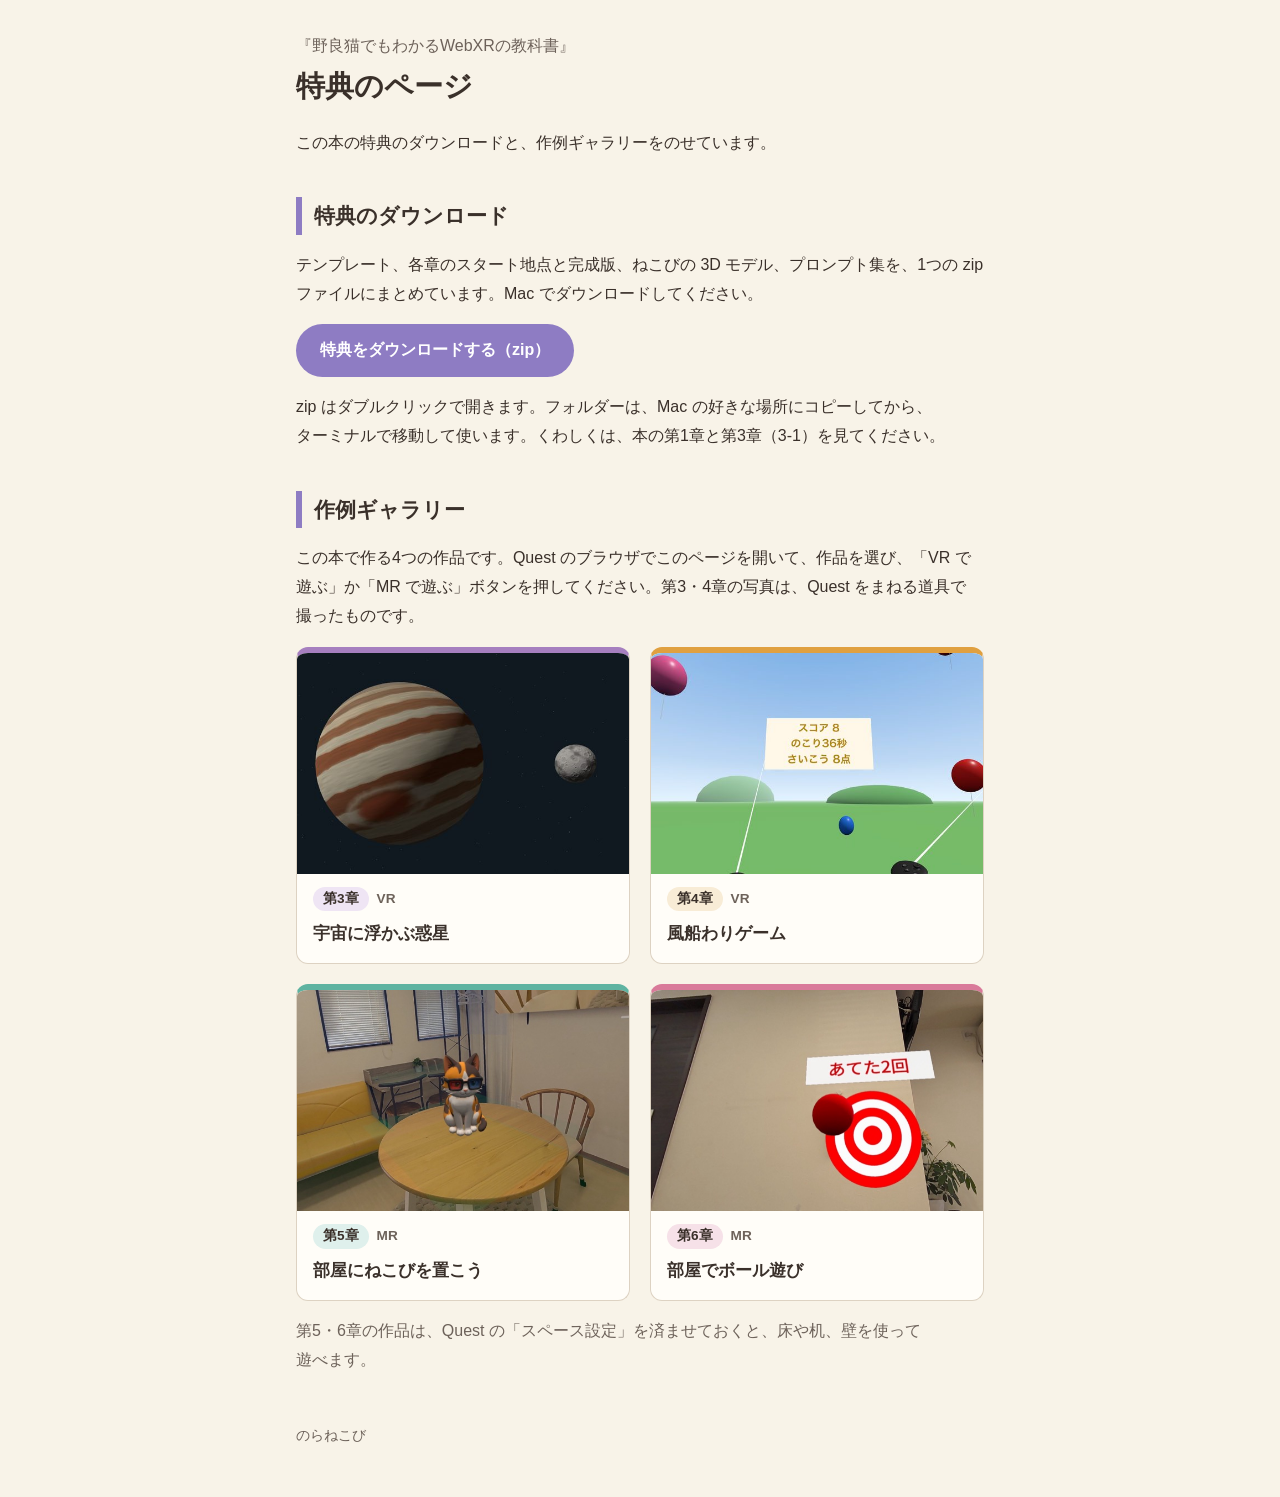
<file: index.html>
<!doctype html>
<html lang="ja">
<head>
<meta charset="utf-8">
<meta name="viewport" content="width=device-width, initial-scale=1">
<title>特典のページ｜野良猫でもわかるWebXRの教科書</title>
<meta name="description" content="『野良猫でもわかるWebXRの教科書』の特典のページ。特典のダウンロードと、作例ギャラリーをのせています。">
<!-- 本の特典のページ（https://bb999.github.io/webxr-book/）。samples/tools/make-site.sh が、作例ギャラリーと特典の zip といっしょに組んで公開する -->
<style>
  :root { --ink: #3a302a; --sub: #6d625a; --paper: #f8f3e8; --card: #fffdf8; --line: #ddd2c2; --accent: #8e7cc3; }
  * { box-sizing: border-box; }
  body { margin: 0; background: var(--paper); color: var(--ink); font-family: "Hiragino Sans", "Hiragino Kaku Gothic ProN", "BIZ UDPGothic", "Noto Sans JP", sans-serif; line-height: 1.8; word-break: auto-phrase; }
  main { max-width: 720px; margin: 0 auto; padding: 32px 16px 48px; }
  .book { margin: 0; color: var(--sub); }
  h1 { margin: 0 0 8px; font-size: 1.8rem; }
  h2 { margin: 40px 0 12px; padding-left: 12px; border-left: 6px solid var(--accent); font-size: 1.3rem; }
  .works { list-style: none; margin: 0; padding: 0; display: grid; grid-template-columns: repeat(auto-fit, minmax(260px, 1fr)); gap: 20px; }
  .works a { display: block; overflow: hidden; background: var(--card); border: 1px solid var(--line); border-top: 6px solid var(--ch); border-radius: 12px; color: inherit; text-decoration: none; }
  .works a:hover, .works a:focus-visible { border-color: var(--ch); }
  .works img { display: block; width: 100%; height: auto; aspect-ratio: 3 / 2; object-fit: cover; background: var(--pale); }
  .name { display: block; padding: 10px 16px 14px; }
  .ch { display: inline-block; padding: 0 10px; border-radius: 999px; background: var(--pale); font-size: 0.85rem; font-weight: bold; }
  .kind { margin-left: 8px; font-size: 0.85rem; font-weight: bold; color: var(--sub); }
  .works b { display: block; margin-top: 6px; font-size: 1.05rem; }
  .download { display: inline-block; padding: 12px 24px; border-radius: 999px; background: var(--accent); color: #fff; font-weight: bold; text-decoration: none; }
  .note, .empty { color: var(--sub); }
  footer { margin-top: 48px; color: var(--sub); font-size: 0.9rem; }
</style>
</head>
<body>
<main>
  <header>
    <p class="book">『野良猫でもわかるWebXRの教科書』</p>
    <h1>特典のページ</h1>
    <p>この本の特典のダウンロードと、作例ギャラリーをのせています。</p>
  </header>

  <section>
    <h2>特典のダウンロード</h2>
    <p>テンプレート、各章のスタート地点と完成版、ねこびの 3D モデル、プロンプト集を、1つの zip ファイルにまとめています。Mac でダウンロードしてください。</p>
    <p><a class="download" href="webxr-book-bonus.zip" download>特典をダウンロードする（zip）</a></p>
    <p>zip はダブルクリックで開きます。フォルダーは、Mac の好きな場所にコピーしてから、ターミナルで移動して使います。くわしくは、本の第1章と第3章（3-1）を見てください。</p>
  </section>

  <section>
    <h2>作例ギャラリー</h2>
    <p>この本で作る4つの作品です。Quest のブラウザでこのページを開いて、作品を選び、「VR で遊ぶ」か「MR で遊ぶ」ボタンを押してください。第3・4章の写真は、Quest をまねる道具で撮ったものです。</p>
    <ul class="works">
      <li><a href="ch03/" style="--ch: #a67fbf; --pale: #efe5f4"><img src="img/ch03.jpg" alt="惑星と月が、暗い宇宙に浮かんでいる" loading="lazy"><span class="name"><span class="ch">第3章</span><span class="kind">VR</span><b>宇宙に浮かぶ惑星</b></span></a></li>
      <li><a href="ch04/" style="--ch: #e0a040; --pale: #f8ecd6"><img src="img/ch04.jpg" alt="青い空と原っぱに、風船が浮かんでいる" loading="lazy"><span class="name"><span class="ch">第4章</span><span class="kind">VR</span><b>風船わりゲーム</b></span></a></li>
      <li><a href="ch05/" style="--ch: #5fb3a1; --pale: #dff0ec"><img src="img/ch05.jpg" alt="部屋の机の上に座る、3D のねこび" loading="lazy"><span class="name"><span class="ch">第5章</span><span class="kind">MR</span><b>部屋にねこびを置こう</b></span></a></li>
      <li><a href="ch06/" style="--ch: #d97a9a; --pale: #f6e1e8"><img src="img/ch06.jpg" alt="壁に的があり、手前に赤いボールがある" loading="lazy"><span class="name"><span class="ch">第6章</span><span class="kind">MR</span><b>部屋でボール遊び</b></span></a></li>
    </ul>
    <p class="note">第5・6章の作品は、Quest の「スペース設定」を済ませておくと、床や机、壁を使って遊べます。</p>
  </section>

  <footer>のらねこび</footer>
</main>
</body>
</html>
</file>
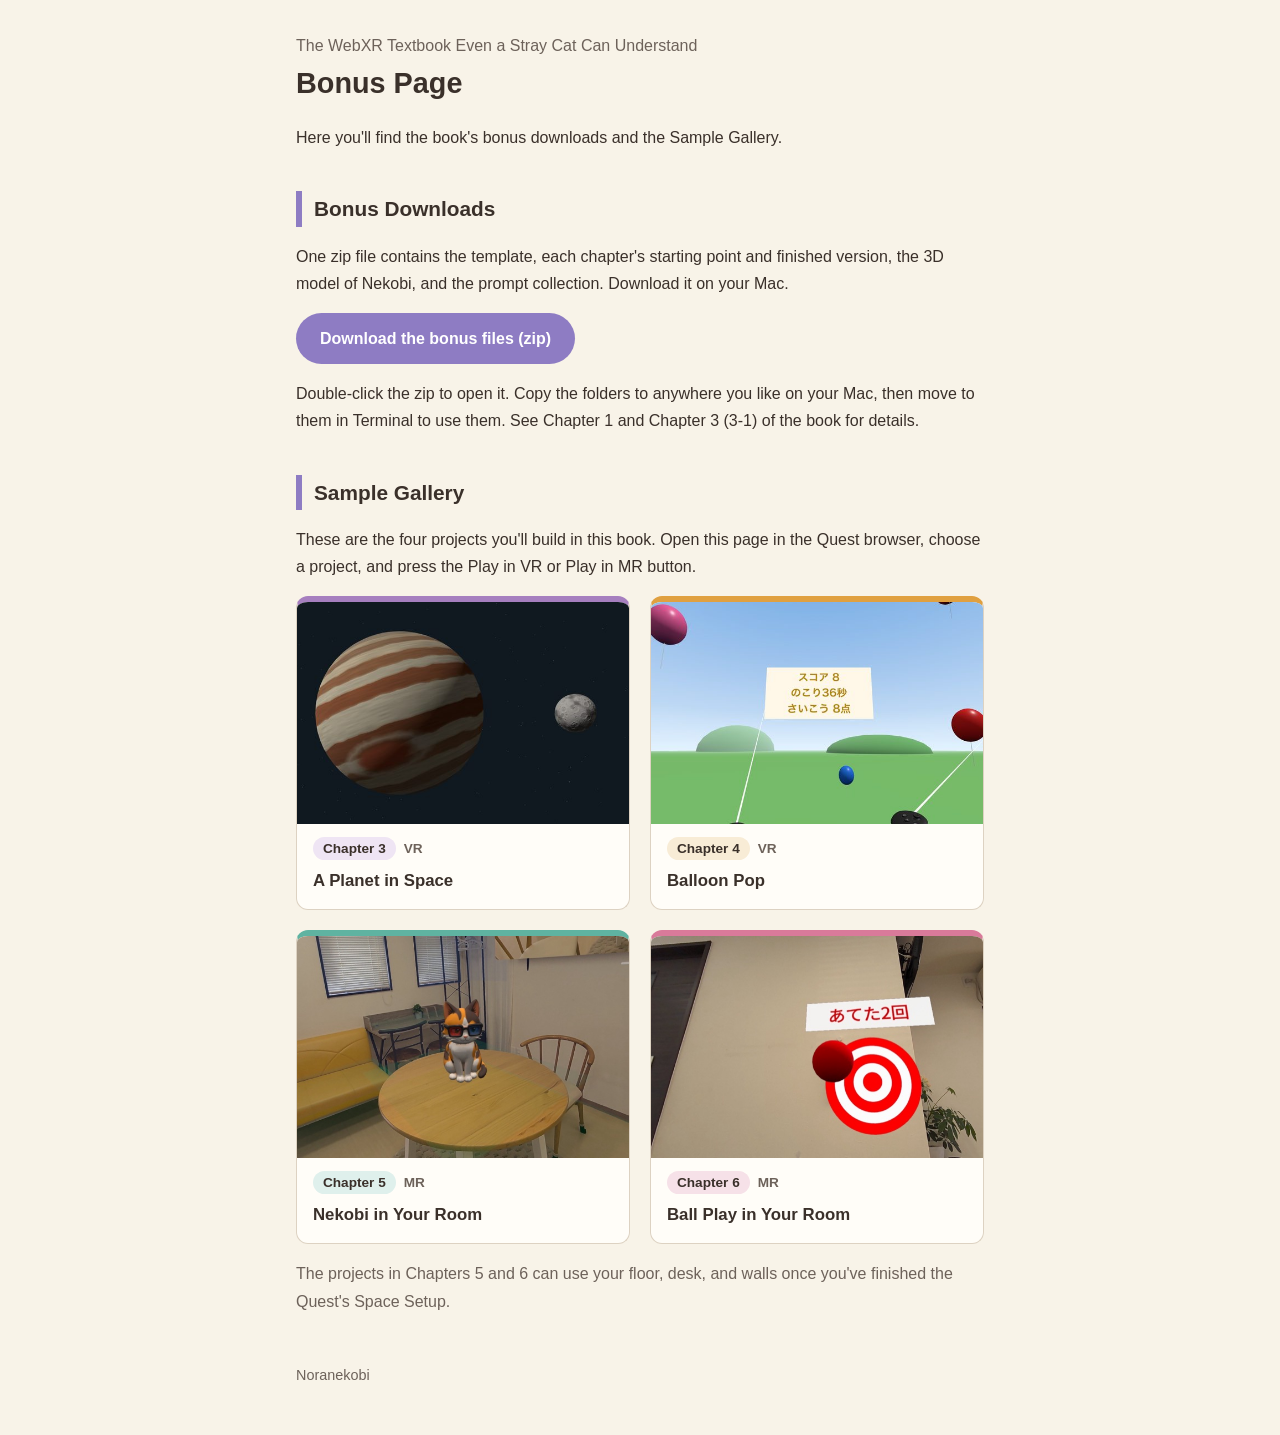
<file: en/index.html>
<!doctype html>
<html lang="en">
<head>
<meta charset="utf-8">
<meta name="viewport" content="width=device-width, initial-scale=1">
<title>Bonus Page | The WebXR Textbook Even a Stray Cat Can Understand</title>
<meta name="description" content="The bonus page for The WebXR Textbook Even a Stray Cat Can Understand, with bonus downloads and the Sample Gallery.">
<style>
  :root { --ink: #3a302a; --sub: #6d625a; --paper: #f8f3e8; --card: #fffdf8; --line: #ddd2c2; --accent: #8e7cc3; }
  * { box-sizing: border-box; }
  body { margin: 0; background: var(--paper); color: var(--ink); font-family: -apple-system, BlinkMacSystemFont, "Segoe UI", Roboto, "Helvetica Neue", sans-serif; line-height: 1.7; }
  main { max-width: 720px; margin: 0 auto; padding: 32px 16px 48px; }
  .book { margin: 0; color: var(--sub); }
  h1 { margin: 0 0 8px; font-size: 1.8rem; }
  h2 { margin: 40px 0 12px; padding-left: 12px; border-left: 6px solid var(--accent); font-size: 1.3rem; }
  .works { list-style: none; margin: 0; padding: 0; display: grid; grid-template-columns: repeat(auto-fit, minmax(260px, 1fr)); gap: 20px; }
  .works a { display: block; overflow: hidden; background: var(--card); border: 1px solid var(--line); border-top: 6px solid var(--ch); border-radius: 12px; color: inherit; text-decoration: none; }
  .works a:hover, .works a:focus-visible { border-color: var(--ch); }
  .works img { display: block; width: 100%; height: auto; aspect-ratio: 3 / 2; object-fit: cover; background: var(--pale); }
  .name { display: block; padding: 10px 16px 14px; }
  .ch { display: inline-block; padding: 0 10px; border-radius: 999px; background: var(--pale); font-size: 0.85rem; font-weight: bold; }
  .kind { margin-left: 8px; font-size: 0.85rem; font-weight: bold; color: var(--sub); }
  .works b { display: block; margin-top: 6px; font-size: 1.05rem; }
  .download { display: inline-block; padding: 12px 24px; border-radius: 999px; background: var(--accent); color: #fff; font-weight: bold; text-decoration: none; }
  .note, .empty { color: var(--sub); }
  footer { margin-top: 48px; color: var(--sub); font-size: 0.9rem; }
</style>
</head>
<body>
<main>
  <header>
    <p class="book">The WebXR Textbook Even a Stray Cat Can Understand</p>
    <h1>Bonus Page</h1>
    <p>Here you'll find the book's bonus downloads and the Sample Gallery.</p>
  </header>

  <section>
    <h2>Bonus Downloads</h2>
    <p>One zip file contains the template, each chapter's starting point and finished version, the 3D model of Nekobi, and the prompt collection. Download it on your Mac.</p>
    <p><a class="download" href="webxr-book-bonus-en.zip" download>Download the bonus files (zip)</a></p>
    <p>Double-click the zip to open it. Copy the folders to anywhere you like on your Mac, then move to them in Terminal to use them. See Chapter 1 and Chapter 3 (3-1) of the book for details.</p>
  </section>

  <section>
    <h2>Sample Gallery</h2>
    <p>These are the four projects you'll build in this book. Open this page in the Quest browser, choose a project, and press the Play in VR or Play in MR button.</p>
    <ul class="works">
      <li><a href="ch03/" style="--ch: #a67fbf; --pale: #efe5f4"><img src="../img/ch03.jpg" alt="A planet and its moon float in dark space" loading="lazy"><span class="name"><span class="ch">Chapter 3</span><span class="kind">VR</span><b>A Planet in Space</b></span></a></li>
      <li><a href="ch04/" style="--ch: #e0a040; --pale: #f8ecd6"><img src="../img/ch04.jpg" alt="Balloons float over a green field under a blue sky" loading="lazy"><span class="name"><span class="ch">Chapter 4</span><span class="kind">VR</span><b>Balloon Pop</b></span></a></li>
      <li><a href="ch05/" style="--ch: #5fb3a1; --pale: #dff0ec"><img src="../img/ch05.jpg" alt="A 3D Nekobi sits on a desk in a room" loading="lazy"><span class="name"><span class="ch">Chapter 5</span><span class="kind">MR</span><b>Nekobi in Your Room</b></span></a></li>
      <li><a href="ch06/" style="--ch: #d97a9a; --pale: #f6e1e8"><img src="../img/ch06.jpg" alt="A target on a wall, with a red ball in front of it" loading="lazy"><span class="name"><span class="ch">Chapter 6</span><span class="kind">MR</span><b>Ball Play in Your Room</b></span></a></li>
    </ul>
    <p class="note">The projects in Chapters 5 and 6 can use your floor, desk, and walls once you've finished the Quest's Space Setup.</p>
  </section>

  <footer>Noranekobi</footer>
</main>
</body>
</html>
</file>
